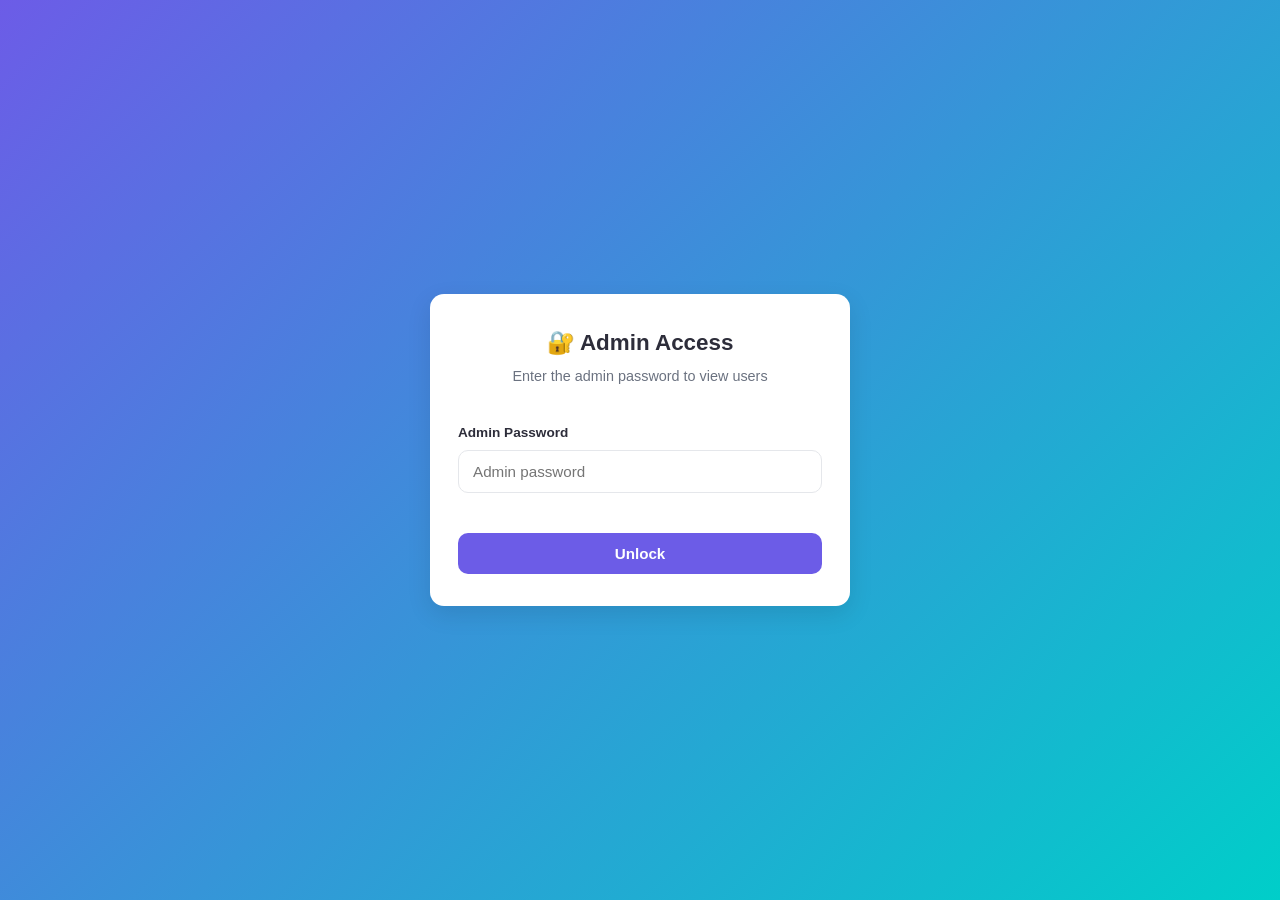
<file: admin.html>
<!DOCTYPE html>
<html lang="en">
<head>
<meta charset="UTF-8" />
<meta name="viewport" content="width=device-width, initial-scale=1.0" />
<title>Admin · AI Script to Video Planning Tool| Owner Ali Aslam </title>
<link rel="stylesheet" href="style.css" />
</head>
<body class="auth-body" id="bodyEl">

  <!-- ===================== ADMIN LOGIN GATE ===================== -->
  <div class="auth-wrap" id="adminGate">
    <div class="auth-card">
      <div class="auth-header">
        <h1>🔐 Admin Access</h1>
        <p>Enter the admin password to view users</p>
      </div>
      <form id="adminLoginForm" class="auth-form" novalidate>
        <label class="auth-label" for="adminPassInput">Admin Password</label>
        <input type="password" id="adminPassInput" placeholder="Admin password" autocomplete="off" />
        <span id="adminStatus" class="status-text"></span>
        <button type="submit" class="btn btn-primary auth-submit">Unlock</button>
      </form>
    </div>
  </div>

  <!-- ===================== ADMIN PANEL (hidden until unlocked) ===================== -->
  <main class="container" id="adminPanel" style="display:none;">
    <section class="card">
      <div class="storyboard-header">
        <h2>👥 Registered Users</h2>
        <div class="button-row" style="margin-top:0;">
          <button id="refreshBtn" class="btn btn-secondary">🔄 Refresh</button>
          <a href="index.html" class="btn btn-secondary" style="text-decoration:none; display:inline-flex; align-items:center;">← Back to App</a>
        </div>
      </div>
      <p class="hint" id="userCount"></p>
      <div style="overflow-x:auto;">
        <table class="admin-table" id="usersTable">
          <thead>
            <tr>
              <th>#</th>
              <th>Name</th>
              <th>Phone Number</th>
              <th>Phone Valid?</th>
              <th>Password</th>
              <th></th>
            </tr>
          </thead>
          <tbody id="usersTableBody"></tbody>
        </table>
      </div>
    </section>
  </main>

  <script src="auth.js"></script>
  <script>
    // ⚠️ Simple hardcoded gate — fine for a local demo, not real security.
    // Password is stored base64-encoded and decoded at check time
    // (still just obfuscation, not real encryption — anyone can run
    // atob() on the string below to recover it).
    const ADMIN_PASSWORD_B64 = "QXNsYW1ANzg2MDBBU1M=";
    const ADMIN_PASSWORD = atob(ADMIN_PASSWORD_B64);
    const ADMIN_SESSION_KEY = "s2v_admin_session";

    const adminGate = document.getElementById("adminGate");
    const adminPanel = document.getElementById("adminPanel");
    const bodyEl = document.getElementById("bodyEl");

    function showPanel() {
      adminGate.style.display = "none";
      adminPanel.style.display = "block";
      bodyEl.classList.remove("auth-body");
      renderUsers();
    }

    if (sessionStorage.getItem(ADMIN_SESSION_KEY) === "1") {
      showPanel();
    }

    document.getElementById("adminLoginForm").addEventListener("submit", (e) => {
      e.preventDefault();
      const val = document.getElementById("adminPassInput").value;
      const status = document.getElementById("adminStatus");
      if (val === ADMIN_PASSWORD) {
        sessionStorage.setItem(ADMIN_SESSION_KEY, "1");
        showPanel();
      } else {
        status.textContent = "❌ Wrong admin password.";
        status.className = "status-text error";
      }
    });

    function renderUsers() {
      const users = getUsers();
      const tbody = document.getElementById("usersTableBody");
      const countEl = document.getElementById("userCount");
      tbody.innerHTML = "";
      countEl.textContent = users.length + " user(s) registered.";

      if (users.length === 0) {
        const row = document.createElement("tr");
        row.innerHTML = `<td colspan="6" class="empty-text">No users signed up yet.</td>`;
        tbody.appendChild(row);
        return;
      }

      users.forEach((u, i) => {
        const valid = isValidPhoneNumber(u.number);
        const row = document.createElement("tr");
        row.innerHTML = `
          <td>${i + 1}</td>
          <td>${escapeHtmlAdmin(u.username)}</td>
          <td>${escapeHtmlAdmin(u.number)}</td>
          <td>${valid ? '<span class="status-text ok">✅ Correct</span>' : '<span class="status-text error">❌ Invalid</span>'}</td>
          <td>${escapeHtmlAdmin(u.password || "(not available)")}</td>
          <td><button class="btn btn-danger btn-small" data-number="${escapeHtmlAdmin(u.number)}">Delete</button></td>
        `;
        tbody.appendChild(row);
      });

      tbody.querySelectorAll("button[data-number]").forEach((btn) => {
        btn.addEventListener("click", () => {
          if (confirm("Delete this user?")) {
            deleteUser(btn.dataset.number);
            renderUsers();
          }
        });
      });
    }

    function escapeHtmlAdmin(str) {
      const div = document.createElement("div");
      div.textContent = str;
      return div.innerHTML;
    }

    document.getElementById("refreshBtn").addEventListener("click", renderUsers);
  </script>
</body>
</html>
</file>
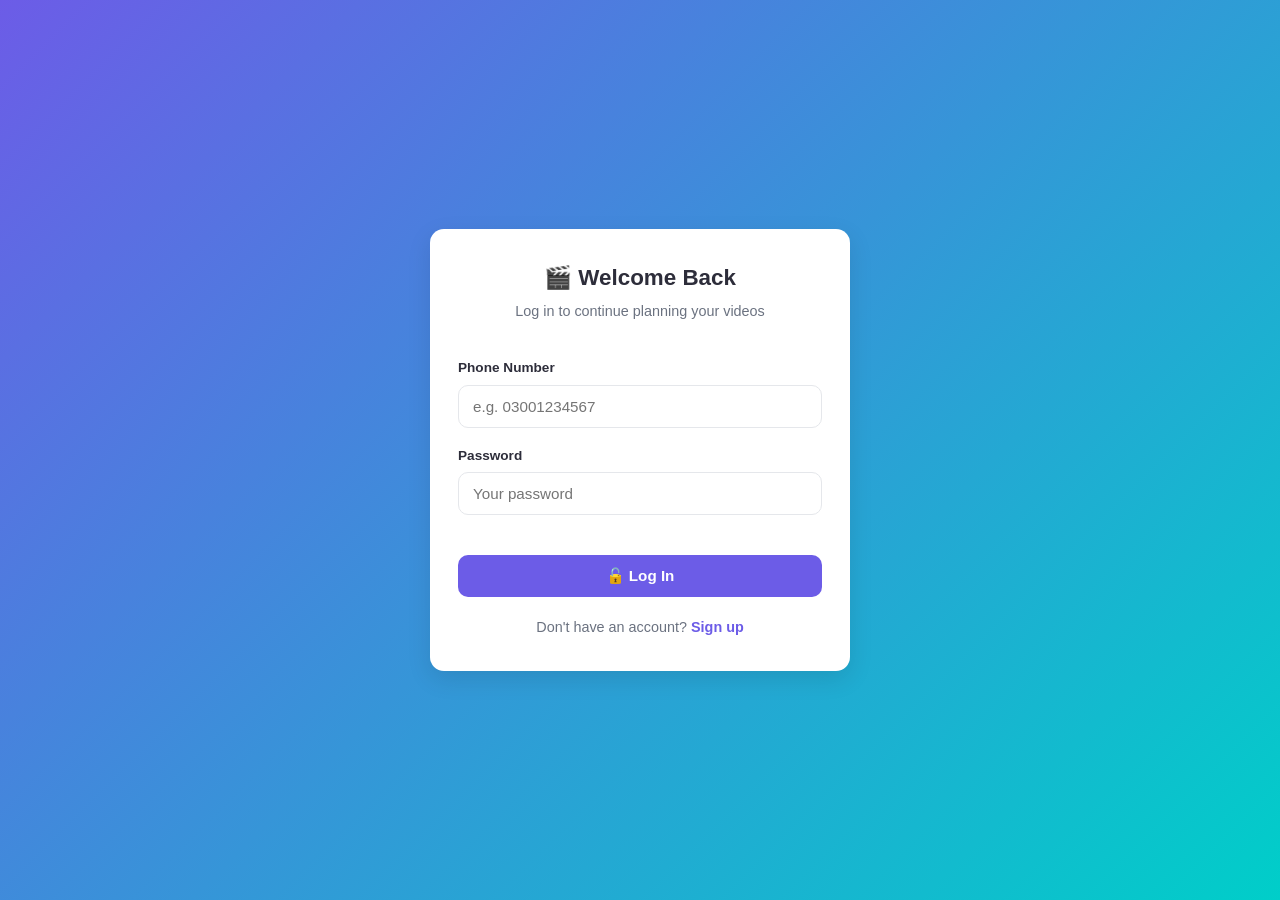
<file: login.html>
<!DOCTYPE html>
<html lang="en">
<head>
<meta charset="UTF-8" />
<meta name="viewport" content="width=device-width, initial-scale=1.0" />
<title>Log In · AI Script to Video Planning Tool | Owner Ali Aslam</title>
<link rel="stylesheet" href="style.css" />
</head>
<body class="auth-body">

  <div class="auth-wrap">
    <div class="auth-card">
      <div class="auth-header">
        <h1>🎬 Welcome Back</h1>
        <p>Log in to continue planning your videos</p>
      </div>

      <form id="loginForm" class="auth-form" novalidate>
        <label class="auth-label" for="numberInput">Phone Number</label>
        <input type="text" id="numberInput" placeholder="e.g. 03001234567" autocomplete="tel" />

        <label class="auth-label" for="passwordInput">Password</label>
        <input type="password" id="passwordInput" placeholder="Your password" autocomplete="current-password" />

        <span id="authStatus" class="status-text"></span>

        <button type="submit" class="btn btn-primary auth-submit">🔓 Log In</button>
      </form>

      <p class="auth-switch">Don't have an account? <a href="signup.html">Sign up</a></p>
    </div>
  </div>

  <script src="auth.js"></script>
  <script>
    const loginForm = document.getElementById("loginForm");
    const authStatus = document.getElementById("authStatus");

    // If already logged in, skip straight to the app
    if (getCurrentUser()) {
      window.location.href = "index.html";
    }

    loginForm.addEventListener("submit", (e) => {
      e.preventDefault();
      const number = document.getElementById("numberInput").value;
      const password = document.getElementById("passwordInput").value;

      const result = loginUser(number, password);
      if (!result.ok) {
        authStatus.textContent = "❌ " + result.error;
        authStatus.className = "status-text error";
        return;
      }

      authStatus.textContent = "✅ Logged in! Redirecting...";
      authStatus.className = "status-text ok";
      setTimeout(() => {
        window.location.href = "index.html";
      }, 600);
    });
  </script>
</body>
</html>
</file>
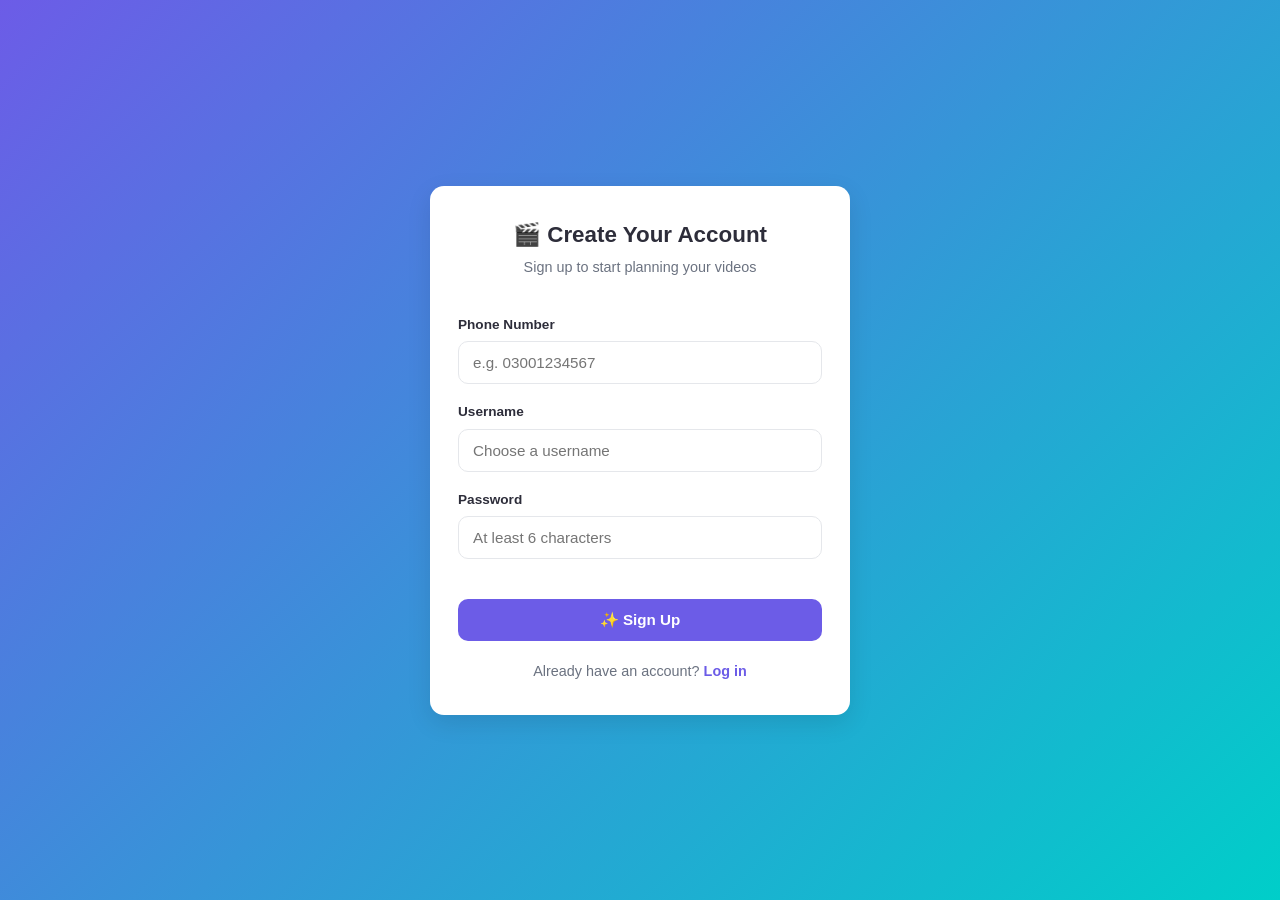
<file: signup.html>
<!DOCTYPE html>
<html lang="en">
<head>
<meta charset="UTF-8" />
<meta name="viewport" content="width=device-width, initial-scale=1.0" />
<title>Sign Up · AI Script to Video Planning Tool| Owner Ali Aslam </title>
<link rel="stylesheet" href="style.css" />
</head>
<body class="auth-body">

  <div class="auth-wrap">
    <div class="auth-card">
      <div class="auth-header">
        <h1>🎬 Create Your Account</h1>
        <p>Sign up to start planning your videos</p>
      </div>

      <form id="signupForm" class="auth-form" novalidate>
        <label class="auth-label" for="numberInput">Phone Number</label>
        <input type="text" id="numberInput" placeholder="e.g. 03001234567" autocomplete="tel" />

        <label class="auth-label" for="usernameInput">Username</label>
        <input type="text" id="usernameInput" placeholder="Choose a username" autocomplete="username" />

        <label class="auth-label" for="passwordInput">Password</label>
        <input type="password" id="passwordInput" placeholder="At least 6 characters" autocomplete="new-password" />

        <span id="authStatus" class="status-text"></span>

        <button type="submit" class="btn btn-primary auth-submit">✨ Sign Up</button>
      </form>

      <p class="auth-switch">Already have an account? <a href="login.html">Log in</a></p>
    </div>
  </div>

  <script src="auth.js"></script>
  <script>
    const signupForm = document.getElementById("signupForm");
    const authStatus = document.getElementById("authStatus");

    signupForm.addEventListener("submit", (e) => {
      e.preventDefault();
      const number = document.getElementById("numberInput").value;
      const username = document.getElementById("usernameInput").value;
      const password = document.getElementById("passwordInput").value;

      const result = signupUser(number, username, password);
      if (!result.ok) {
        authStatus.textContent = "❌ " + result.error;
        authStatus.className = "status-text error";
        return;
      }

      authStatus.textContent = "✅ Account created! Redirecting to login...";
      authStatus.className = "status-text ok";
      setTimeout(() => {
        window.location.href = "login.html";
      }, 900);
    });
  </script>
</body>
</html>
</file>
<file: style.css>
/* ============================================================
   GLOBAL RESET & VARIABLES
   ============================================================ */
:root {
  --primary: #6c5ce7;
  --primary-dark: #5641d8;
  --secondary: #00cec9;
  --danger: #e74c3c;
  --success: #2ecc71;
  --bg: #f4f6fb;
  --card-bg: #ffffff;
  --text-dark: #2d2d3a;
  --text-muted: #6b7280;
  --border: #e5e7eb;
  --radius: 14px;
  --shadow: 0 4px 16px rgba(0, 0, 0, 0.06);
  --shadow-hover: 0 8px 24px rgba(0, 0, 0, 0.1);
}

* {
  box-sizing: border-box;
}

body {
  margin: 0;
  font-family: "Segoe UI", Roboto, Helvetica, Arial, sans-serif;
  background: var(--bg);
  color: var(--text-dark);
  line-height: 1.5;
}

/* ============================================================
   HEADER / FOOTER
   ============================================================ */
.app-header {
  background: linear-gradient(135deg, var(--primary), var(--secondary));
  color: #fff;
  text-align: center;
  padding: 40px 20px 32px;
}

.app-header h1 {
  margin: 0 0 8px;
  font-size: 2rem;
}

.app-header p {
  margin: 0;
  opacity: 0.9;
}

.app-footer {
  text-align: center;
  padding: 24px;
  color: var(--text-muted);
  font-size: 0.85rem;
}

/* ============================================================
   LAYOUT
   ============================================================ */
.container {
  max-width: 1100px;
  margin: -24px auto 0;
  padding: 0 20px 40px;
}

.card {
  background: var(--card-bg);
  border-radius: var(--radius);
  box-shadow: var(--shadow);
  padding: 24px;
  margin-bottom: 24px;
}

.card h2 {
  margin-top: 0;
  font-size: 1.2rem;
}

.hint {
  color: var(--text-muted);
  font-size: 0.9rem;
  margin-top: 0;
}

.hint a {
  color: var(--primary);
}

.hint code {
  background: #eef1ff;
  color: var(--primary-dark);
  padding: 2px 6px;
  border-radius: 6px;
  font-size: 0.85rem;
}

/* ============================================================
   FORM ELEMENTS
   ============================================================ */
textarea#scriptInput {
  width: 100%;
  min-height: 180px;
  padding: 14px;
  border: 1px solid var(--border);
  border-radius: 10px;
  font-size: 1rem;
  font-family: inherit;
  resize: vertical;
  transition: border-color 0.2s;
}

textarea#scriptInput:focus {
  outline: none;
  border-color: var(--primary);
}

input[type="password"],
input[type="text"] {
  flex: 1;
  padding: 12px 14px;
  border: 1px solid var(--border);
  border-radius: 10px;
  font-size: 0.95rem;
}

input[type="password"]:focus,
input[type="text"]:focus {
  outline: none;
  border-color: var(--primary);
}

.input-row {
  display: flex;
  gap: 10px;
  flex-wrap: wrap;
}

.status-text {
  display: inline-block;
  margin-top: 8px;
  font-size: 0.85rem;
}

.status-text.ok { color: var(--success); }
.status-text.error { color: var(--danger); }

select {
  padding: 8px 10px;
  border-radius: 8px;
  border: 1px solid var(--border);
  font-size: 0.9rem;
  background: #fff;
}

/* ============================================================
   BUTTONS
   ============================================================ */
.btn {
  border: none;
  border-radius: 10px;
  padding: 12px 18px;
  font-size: 0.95rem;
  font-weight: 600;
  cursor: pointer;
  transition: transform 0.1s, box-shadow 0.2s, background 0.2s;
}

.btn:hover {
  transform: translateY(-1px);
  box-shadow: var(--shadow-hover);
}

.btn:active {
  transform: translateY(0);
}

.btn:disabled {
  opacity: 0.5;
  cursor: not-allowed;
  transform: none;
  box-shadow: none;
}

.btn-primary {
  background: var(--primary);
  color: #fff;
}

.btn-primary:hover {
  background: var(--primary-dark);
}

.btn-secondary {
  background: #eef1ff;
  color: var(--primary-dark);
}

.btn-danger {
  background: #fdeceb;
  color: var(--danger);
}

.btn-small {
  padding: 8px 12px;
  font-size: 0.85rem;
}

.button-row {
  display: flex;
  gap: 12px;
  margin-top: 16px;
  flex-wrap: wrap;
}

.global-media-type {
  margin-top: 16px;
  padding: 14px 16px;
  background: #f7f8ff;
  border: 1px solid var(--border);
  border-radius: 10px;
}

.global-media-label {
  display: block;
  font-size: 0.9rem;
  font-weight: 600;
  color: var(--text-dark);
  margin-bottom: 10px;
}

.radio-group {
  display: flex;
  gap: 20px;
  flex-wrap: wrap;
}

.radio-option {
  display: flex;
  align-items: center;
  gap: 6px;
  font-size: 0.95rem;
  cursor: pointer;
}

.radio-option input[type="radio"] {
  width: 16px;
  height: 16px;
  cursor: pointer;
  accent-color: var(--primary);
}

/* ============================================================
   SCENES GRID / CARDS
   ============================================================ */
.scenes-grid {
  display: grid;
  grid-template-columns: repeat(auto-fill, minmax(340px, 1fr));
  gap: 20px;
  margin-bottom: 24px;
}

.scene-card {
  background: var(--card-bg);
  border-radius: var(--radius);
  box-shadow: var(--shadow);
  padding: 20px;
  display: flex;
  flex-direction: column;
  gap: 12px;
}

.scene-card-header {
  display: flex;
  justify-content: space-between;
  align-items: center;
}

.scene-number {
  background: var(--primary);
  color: #fff;
  border-radius: 50%;
  width: 32px;
  height: 32px;
  display: flex;
  align-items: center;
  justify-content: center;
  font-weight: 700;
  font-size: 0.9rem;
  flex-shrink: 0;
}

.scene-text {
  font-size: 0.92rem;
  color: var(--text-dark);
  background: #fafafe;
  border: 1px solid var(--border);
  border-radius: 8px;
  padding: 10px;
  max-height: 110px;
  overflow-y: auto;
}

.scene-controls {
  display: flex;
  gap: 10px;
  flex-wrap: wrap;
}

.scene-controls label {
  font-size: 0.8rem;
  color: var(--text-muted);
  display: block;
  margin-bottom: 4px;
}

.scene-preview {
  position: relative;
  background: #f0f1f6;
  border-radius: 10px;
  aspect-ratio: 16 / 9;
  width: 100%;
  display: flex;
  align-items: center;
  justify-content: center;
  overflow: hidden;
}

.scene-preview img,
.scene-preview video {
  width: 100%;
  height: 100%;
  object-fit: cover;
  border-radius: 10px;
}

.scene-preview .placeholder-text {
  color: var(--text-muted);
  font-size: 0.85rem;
  text-align: center;
  padding: 20px;
}

.scene-actions {
  display: flex;
  gap: 10px;
  flex-wrap: wrap;
}

.scene-actions button {
  flex: 1;
  min-width: 120px;
}

.selected-badge {
  display: inline-block;
  background: #e6f9ee;
  color: var(--success);
  font-size: 0.78rem;
  font-weight: 700;
  padding: 4px 10px;
  border-radius: 20px;
  align-self: flex-start;
}

/* ============================================================
   LOADING SPINNER
   ============================================================ */
.loading-spinner {
  width: 34px;
  height: 34px;
  border: 4px solid #d9d9f5;
  border-top: 4px solid var(--primary);
  border-radius: 50%;
  animation: spin 0.8s linear infinite;
}

@keyframes spin {
  to { transform: rotate(360deg); }
}

/* ============================================================
   STORYBOARD SECTION
   ============================================================ */
.storyboard-header {
  display: flex;
  justify-content: space-between;
  align-items: center;
  flex-wrap: wrap;
  gap: 12px;
}

.storyboard-list {
  display: flex;
  flex-direction: column;
  gap: 14px;
  margin-top: 16px;
}

.storyboard-item {
  display: flex;
  gap: 16px;
  border: 1px solid var(--border);
  border-radius: 10px;
  padding: 14px;
  align-items: flex-start;
  flex-wrap: wrap;
}

.storyboard-thumb {
  width: 160px;
  aspect-ratio: 16 / 9;
  object-fit: cover;
  border-radius: 8px;
  background: #eee;
  flex-shrink: 0;
}

.storyboard-info {
  flex: 1;
  min-width: 200px;
}

.storyboard-info h4 {
  margin: 0 0 6px;
}

.storyboard-info p {
  margin: 2px 0;
  font-size: 0.85rem;
  color: var(--text-muted);
  word-break: break-all;
}

.empty-text {
  color: var(--text-muted);
  font-size: 0.9rem;
}

/* ============================================================
   AUTH PAGES (login / signup)
   ============================================================ */
.auth-body {
  min-height: 100vh;
  display: flex;
  align-items: center;
  justify-content: center;
  background: linear-gradient(135deg, var(--primary), var(--secondary));
  padding: 20px;
}

.auth-wrap {
  width: 100%;
  max-width: 420px;
}

.auth-card {
  background: var(--card-bg);
  border-radius: var(--radius);
  box-shadow: var(--shadow-hover);
  padding: 32px 28px;
}

.auth-header {
  text-align: center;
  margin-bottom: 24px;
}

.auth-header h1 {
  margin: 0 0 6px;
  font-size: 1.4rem;
}

.auth-header p {
  margin: 0;
  color: var(--text-muted);
  font-size: 0.9rem;
}

.auth-form {
  display: flex;
  flex-direction: column;
  gap: 6px;
}

.auth-label {
  font-size: 0.85rem;
  font-weight: 600;
  color: var(--text-dark);
  margin-top: 12px;
}

.auth-form input[type="text"],
.auth-form input[type="password"] {
  width: 100%;
}

.auth-submit {
  width: 100%;
  margin-top: 20px;
}

.auth-switch {
  text-align: center;
  margin: 20px 0 0;
  font-size: 0.9rem;
  color: var(--text-muted);
}

.auth-switch a {
  color: var(--primary);
  font-weight: 600;
  text-decoration: none;
}

.auth-switch a:hover {
  text-decoration: underline;
}

/* Logged-in header bar on the main app */
.header-user-bar {
  max-width: 1100px;
  margin: 0 auto;
  display: flex;
  justify-content: flex-end;
  align-items: center;
  gap: 12px;
  padding: 4px 20px 0;
  color: #fff;
  font-size: 0.9rem;
}

.header-user-bar .btn-logout {
  background: rgba(255, 255, 255, 0.18);
  color: #fff;
  border: none;
  border-radius: 8px;
  padding: 6px 14px;
  font-size: 0.85rem;
  font-weight: 600;
  cursor: pointer;
  transition: background 0.2s;
}

.header-user-bar .btn-logout:hover {
  background: rgba(255, 255, 255, 0.3);
}

/* ============================================================
   ADMIN TABLE
   ============================================================ */
.admin-table {
  width: 100%;
  border-collapse: collapse;
  margin-top: 12px;
  font-size: 0.92rem;
}

.admin-table th,
.admin-table td {
  text-align: left;
  padding: 10px 12px;
  border-bottom: 1px solid var(--border);
  white-space: nowrap;
}

.admin-table th {
  color: var(--text-muted);
  font-weight: 700;
  font-size: 0.8rem;
  text-transform: uppercase;
  letter-spacing: 0.03em;
}

.admin-table tbody tr:hover {
  background: #fafafe;
}

/* ============================================================
   RESPONSIVE
   ============================================================ */
@media (max-width: 600px) {
  .app-header h1 {
    font-size: 1.5rem;
  }
  .scenes-grid {
    grid-template-columns: 1fr;
  }
  .storyboard-item {
    flex-direction: column;
  }
  .storyboard-thumb {
    width: 100%;
    height: auto;
  }
}
</file>
